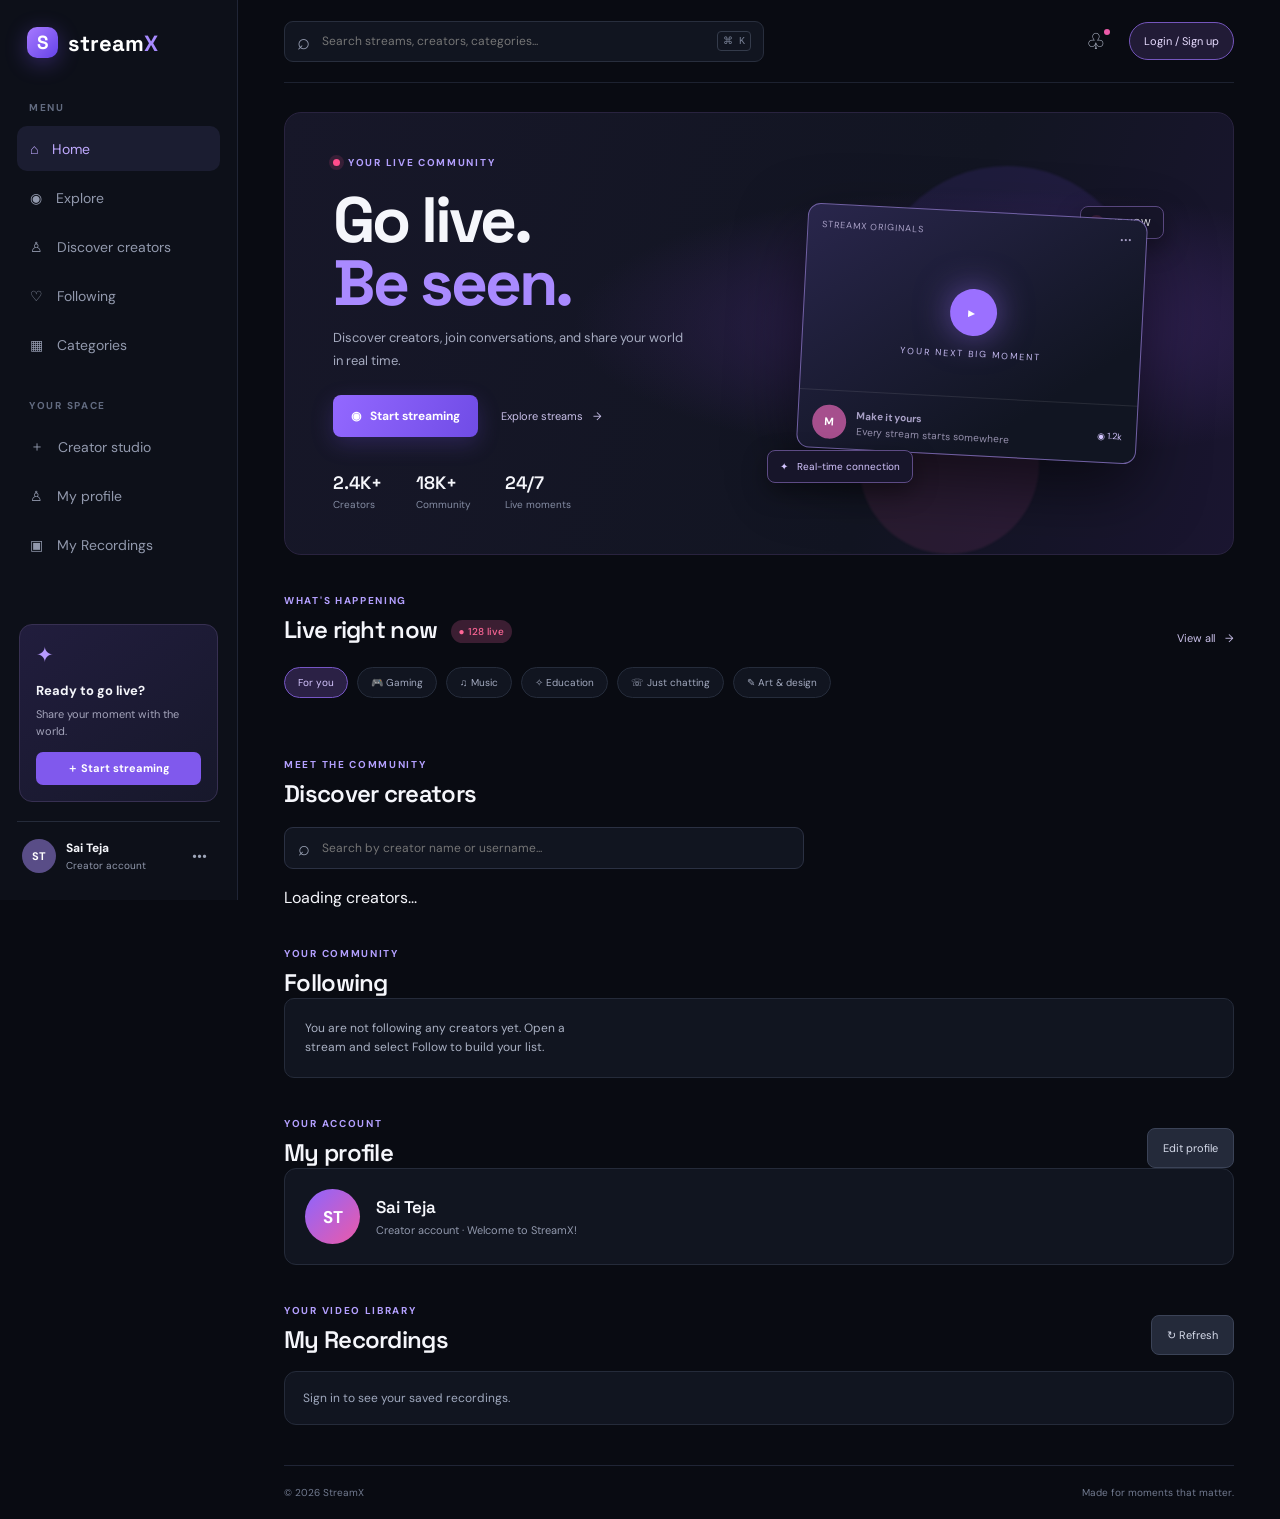
<file: index.html>
<!DOCTYPE html>
<html lang="en">
<head>
  <meta charset="UTF-8">
  <meta name="viewport" content="width=device-width, initial-scale=1.0">
  <meta name="theme-color" content="#090b12">
  <title>StreamX — Go live. Be seen.</title>
  <link rel="stylesheet" href="style.css">
</head>
<body>
  <aside class="sidebar">
    <a class="brand" href="#"><span class="brand-mark">S</span><span>stream<span class="accent">X</span></span></a>
    <div class="side-label">MENU</div>
    <a class="nav active" href="#home">⌂ <span>Home</span></a>
    <a class="nav" href="#explore">◉ <span>Explore</span></a>
    <a class="nav" href="#discoverCreators">♙ <span>Discover creators</span></a>
    <a class="nav" href="#following">♡ <span>Following</span></a>
    <a class="nav" href="#categories">▦ <span>Categories</span></a>
    <div class="side-label following-label">YOUR SPACE</div>
    <a class="nav" href="#studio">＋ <span>Creator studio</span></a>
    <a class="nav" href="#profile">♙ <span>My profile</span></a>
    <a class="nav" href="#recordings">▣ <span>My Recordings</span></a>
    <div class="sidebar-bottom">
      <div class="mini-card"><div class="mini-icon">✦</div><b>Ready to go live?</b><p>Share your moment with the world.</p><button class="small-live" id="sideGoLive">＋ Start streaming</button></div>
      <div class="user-mini">
        <div class="avatar">ST</div>
        <div class="user-mini-details"><b>Sai Teja</b><small>Creator account</small></div>
        <button class="dots" id="accountMenuBtn" type="button" aria-label="Open account menu" aria-haspopup="true" aria-expanded="false" aria-controls="accountMenu">•••</button>
      </div>
      <div class="account-menu" id="accountMenu" hidden>
        <button type="button" id="accountEditProfile">Edit profile</button>
        <button type="button" id="accountMyAccount">My account</button>
        <button type="button" id="accountLogout" class="account-menu-logout">Logout</button>
      </div>
    </div>
  </aside>

  <main class="main" id="home">
    <header class="topbar">
      <div class="mobile-brand"><span class="brand-mark">S</span> stream<span class="accent">X</span></div>
      <label class="search"><span>⌕</span><input id="searchInput" type="search" placeholder="Search streams, creators, categories..."><kbd>⌘ K</kbd></label>
      <div class="top-actions"><button class="icon-btn" title="Notifications">♧<i></i></button><div class="auth-header-actions"><button class="profile-pill" id="authOpenBtn" type="button">Login / Sign up</button><button class="logout-header-btn" id="authLogoutBtn" type="button" hidden>Logout</button></div></div>
    </header>

    <section class="hero">
      <div class="hero-copy">
        <div class="eyebrow"><span class="pulse"></span> YOUR LIVE COMMUNITY</div>
        <h1>Go live.<br><span>Be seen.</span></h1>
        <p>Discover creators, join conversations, and share your world in real time.</p>
        <div class="hero-actions"><button class="primary-btn" id="heroGoLive">◉ &nbsp; Start streaming</button><a class="text-link" href="#explore">Explore streams <span>→</span></a></div>
        <div class="hero-stats"><div><b>2.4K+</b><small>Creators</small></div><div><b>18K+</b><small>Community</small></div><div><b>24/7</b><small>Live moments</small></div></div>
      </div>
      <div class="hero-art">
        <div class="orb orb-one"></div><div class="orb orb-two"></div>
        <div class="floating-tag tag-live"><span class="pulse"></span> LIVE NOW</div>
        <div class="feature-screen"><div class="screen-top"><span>STREAMX ORIGINALS</span><span>•••</span></div><div class="screen-center"><div class="play">▶</div><span>YOUR NEXT BIG MOMENT</span></div><div class="screen-bottom"><div class="avatar avatar-pink">M</div><div><b>Make it yours</b><small>Every stream starts somewhere</small></div><span class="viewers">◉ 1.2k</span></div></div>
        <div class="floating-tag tag-chat">✦ &nbsp; Real-time connection</div>
      </div>
    </section>

    <section class="section" id="explore">
      <div class="section-heading"><div><div class="eyebrow">WHAT'S HAPPENING</div><h2>Live right now <span class="live-count">● 128 live</span></h2></div><a class="text-link" href="#explore">View all <span>→</span></a></div>
      <div class="filters" id="categories"><button class="filter active" data-filter="All">For you</button><button class="filter" data-filter="Gaming">🎮 Gaming</button><button class="filter" data-filter="Music">♫ Music</button><button class="filter" data-filter="Education">✧ Education</button><button class="filter" data-filter="Talk">☏ Just chatting</button><button class="filter" data-filter="Art">✎ Art & design</button></div>
      <div class="stream-grid" id="streamGrid"></div>
      <div class="empty-state" id="emptyState" hidden>There are no live streams yet. Sign in and start the first StreamX stream.</div>
    </section>
    <section class="section extra-section" id="discoverCreators">
      <div class="section-heading">
        <div><div class="eyebrow">MEET THE COMMUNITY</div><h2>Discover creators</h2></div>
      </div>
      <label class="creator-search" for="creatorSearchInput">
        <span>⌕</span>
        <input id="creatorSearchInput" type="search" placeholder="Search by creator name or username...">
      </label>
      <div class="creator-grid" id="creatorGrid">Loading creators...</div>
    </section>
    <section class="section extra-section" id="following"><div class="section-heading"><div><div class="eyebrow">YOUR COMMUNITY</div><h2>Following</h2></div></div><div id="followingList" class="following-list">You are not following any creators yet. Open a stream and select Follow to build your list.</div></section>
    <section class="section extra-section" id="profile"><div class="section-heading"><div><div class="eyebrow">YOUR ACCOUNT</div><h2>My profile</h2></div><button class="secondary-btn" id="editProfileBtn">Edit profile</button></div><div class="profile-panel"><div class="avatar profile-avatar" id="profileAvatar">ST</div><div><h3 id="profileName">Sai Teja</h3><p id="profileBio">Creator account · Welcome to StreamX!</p></div></div></section>
    <section class="section extra-section" id="recordings">
      <div class="section-heading">
        <div><div class="eyebrow">YOUR VIDEO LIBRARY</div><h2>My Recordings</h2></div>
        <button class="secondary-btn" id="refreshRecordingsBtn" type="button">↻ Refresh</button>
      </div>
      <div class="recordings-grid" id="recordingsList">Sign in to see your saved recordings.</div>
    </section>
    <footer>© 2026 StreamX <span>Made for moments that matter.</span></footer>
  </main>

  <div class="modal-backdrop" id="liveModal" aria-hidden="true">
    <div class="modal">
      <button class="close-modal" id="closeModal">×</button>
      <div class="eyebrow"><span class="pulse"></span> CREATOR STUDIO</div>
      <h2>Start your stream</h2>
      <p class="modal-sub">Enable your camera, then optionally share a screen or app window. The recording combines your screen with a webcam picture-in-picture.</p>
      <label class="field-label" for="streamTitle">Stream title</label><input class="field" id="streamTitle" value="Live with StreamX!" maxlength="70">
      <label class="field-label" for="streamCategory">Category</label><select class="field" id="streamCategory"><option>Just chatting</option><option>Gaming</option><option>Music</option><option>Education</option><option>Art & design</option></select>
      <div class="camera-box"><video id="cameraPreview" autoplay muted playsinline></video><div class="camera-placeholder" id="cameraPlaceholder"><span>◉</span><b>Camera preview</b><small>Your preview will appear here</small></div></div>
      <div class="modal-actions"><button class="secondary-btn" id="cameraBtn" type="button">Enable camera</button><button class="secondary-btn" id="screenBtn" type="button">Share screen</button><button class="primary-btn" id="startBtn" type="button">● Go live</button></div>
      <p class="notice" id="modalNotice">Enable camera and microphone first. Share your screen to record it with your webcam in a picture-in-picture corner. When you end the stream, the combined recording uploads privately. Choose a browser tab/window or screen carefully; only share audio when you want it recorded.</p>
    </div>
  </div>
  <div class="modal-backdrop" id="viewerModal" aria-hidden="true"><div class="modal viewer-modal"><button class="close-modal" id="closeViewer">×</button><div class="eyebrow"><span class="pulse"></span> LIVE STREAM</div><h2 id="viewerTitle">Stream title</h2><p class="modal-sub" id="viewerCreator">Creator · Category</p><div class="viewer-screen" id="viewerScreen"><span>▶</span><small>Demo stream preview</small></div><div class="viewer-actions"><button class="secondary-btn" id="followBtn">♡ Follow creator</button><button class="secondary-btn" id="likeBtn">♡ Like <span id="likeCount">0</span></button></div><div class="chat-box"><b>Live chat</b><div id="chatMessages" class="chat-messages"><p class="chat-system">Welcome! Be kind to everyone in chat.</p></div><form id="chatForm"><input id="chatInput" class="field" maxlength="180" placeholder="Send a message..." required><button class="primary-btn">Send</button></form></div></div></div>
  <div class="modal-backdrop" id="profileModal" aria-hidden="true"><div class="modal"><button class="close-modal" id="closeProfile">×</button><div class="eyebrow">ACCOUNT SETTINGS</div><h2>Edit your profile</h2><label class="field-label" for="nameInput">Display name</label><input class="field" id="nameInput" maxlength="32" value="Sai Teja"><label class="field-label" for="bioInput">Bio</label><input class="field" id="bioInput" maxlength="100" value="Creator account · Welcome to StreamX!"><div class="modal-actions"><button class="primary-btn" id="saveProfile">Save profile</button></div></div></div>

  <div class="modal-backdrop" id="authModal" aria-hidden="true">
    <div class="modal">
      <button class="close-modal" id="closeAuth">×</button>
      <div class="eyebrow">STREAMX ACCOUNT</div>
      <h2 id="authHeading">Welcome to StreamX</h2>
      <p class="modal-sub" id="authSubheading">Sign in to follow creators, chat, and go live.</p>
      <div id="authForm">
        <div id="signupFields" hidden>
          <label class="field-label" for="authUsername">Username</label>
          <input class="field" id="authUsername" maxlength="30" placeholder="Choose a username (3–30 characters)">
          <label class="field-label" for="authDisplayName">Display name</label>
          <input class="field" id="authDisplayName" maxlength="40" placeholder="Your display name">
        </div>
        <label class="field-label" for="authEmail">Email</label>
        <input class="field" id="authEmail" type="email" autocomplete="email" placeholder="you@example.com">
        <label class="field-label" for="authPassword">Password</label>
        <input class="field" id="authPassword" type="password" autocomplete="current-password" minlength="6" placeholder="At least 6 characters">
        <button class="primary-btn" id="authSubmit" style="width:100%;margin-top:16px">Sign in</button>
        <button class="text-link" id="authModeToggle" type="button" style="margin-top:14px;background:none;border:0">New here? Create an account</button>
      </div>
      <div id="signedInPanel" hidden>
        <p class="notice" id="signedInDetails"></p>
        <button class="secondary-btn" id="authSignOut" type="button" style="width:100%;margin-top:15px">Sign out</button>
      </div>
      <p class="notice" id="authMessage" role="status">Your account is stored securely in Supabase Auth.</p>
    </div>
  </div>
  <div class="toast" id="toast" role="status"></div>
  <script type="module" src="script.js"></script>
</body>
</html>
</file>
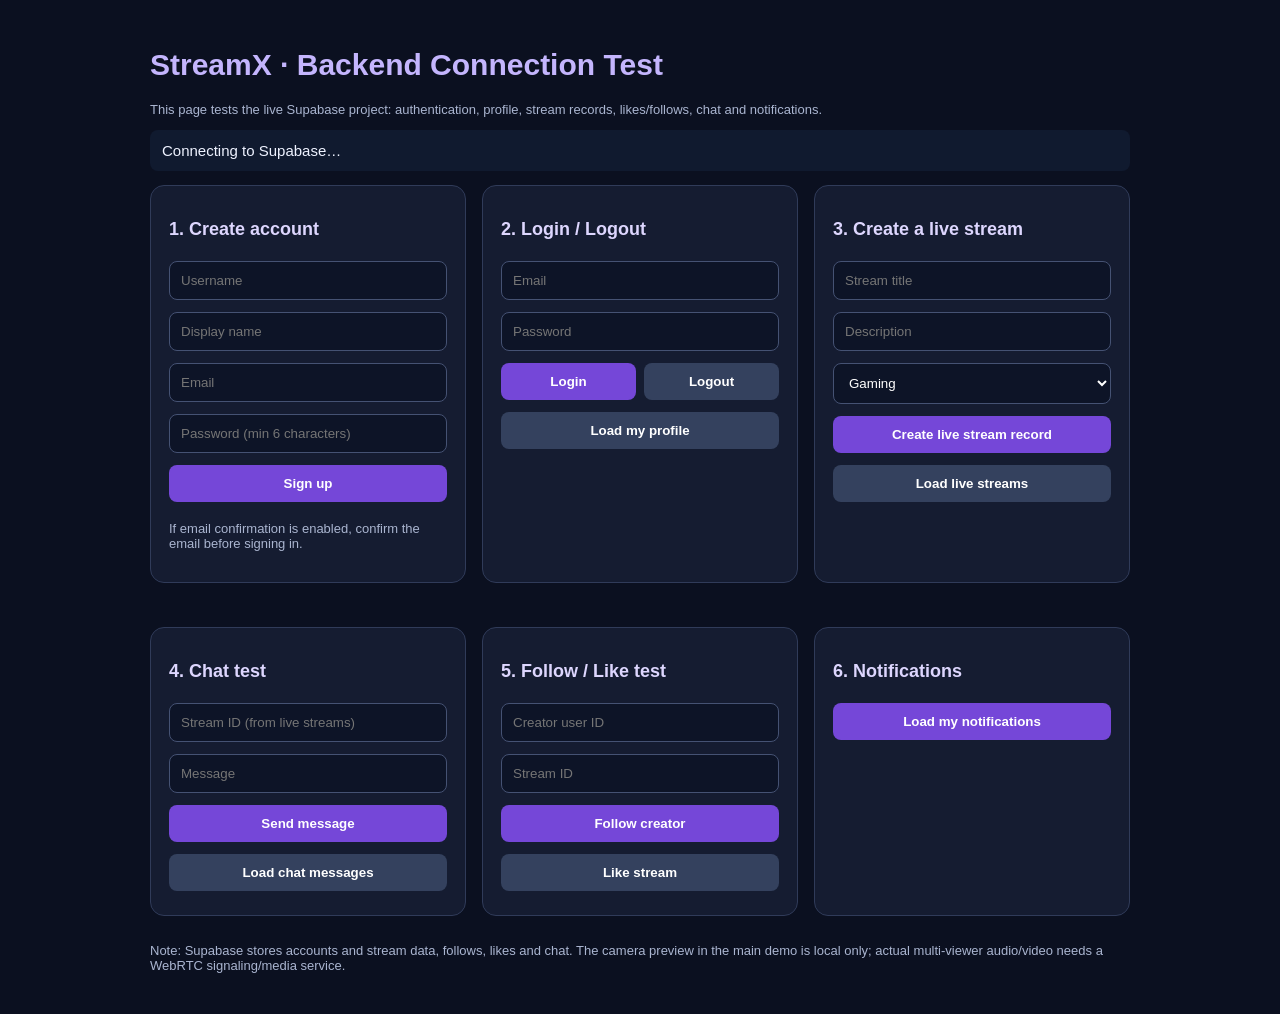
<file: backend-demo.html>
<!doctype html>
<html lang="en">
<head>
  <meta charset="utf-8">
  <meta name="viewport" content="width=device-width,initial-scale=1">
  <title>StreamX Backend Test</title>
  <style>
    *{box-sizing:border-box}body{margin:0;background:#0b1020;color:#eef2ff;font:15px Arial,sans-serif;padding:28px}.wrap{max-width:980px;margin:auto}h1{color:#c4b5fd}h2{font-size:18px;color:#ddd6fe}.grid{display:grid;grid-template-columns:repeat(auto-fit,minmax(280px,1fr));gap:16px}.card{background:#151c31;border:1px solid #303b59;border-radius:14px;padding:18px;margin:14px 0}input,select,textarea,button{width:100%;padding:11px;margin:6px 0;border-radius:8px;border:1px solid #455273;background:#0d1427;color:#fff}button{background:#7547d8;border:0;font-weight:bold;cursor:pointer}button.secondary{background:#34415e}.row{display:flex;gap:8px}.row>*{flex:1}.status{padding:12px;background:#101a2f;border-radius:8px;white-space:pre-wrap;overflow-wrap:anywhere}.muted{color:#aab5d0;font-size:13px}.item{border-top:1px solid #34415e;padding:10px 0}.good{color:#86efac}.bad{color:#fca5a5}a{color:#c4b5fd}
  </style>
</head>
<body>
  <div class="wrap">
    <h1>StreamX · Backend Connection Test</h1>
    <p class="muted">This page tests the live Supabase project: authentication, profile, stream records, likes/follows, chat and notifications.</p>
    <div class="status" id="status">Connecting to Supabase…</div>
    <div class="grid">
      <section class="card"><h2>1. Create account</h2><input id="suName" placeholder="Username"><input id="suDisplay" placeholder="Display name"><input id="suEmail" type="email" placeholder="Email"><input id="suPass" type="password" placeholder="Password (min 6 characters)"><button id="signup">Sign up</button><p class="muted">If email confirmation is enabled, confirm the email before signing in.</p></section>
      <section class="card"><h2>2. Login / Logout</h2><input id="inEmail" type="email" placeholder="Email"><input id="inPass" type="password" placeholder="Password"><div class="row"><button id="login">Login</button><button class="secondary" id="logout">Logout</button></div><button class="secondary" id="profile">Load my profile</button></section>
      <section class="card"><h2>3. Create a live stream</h2><input id="streamTitle" placeholder="Stream title"><input id="streamDesc" placeholder="Description"><select id="streamCategory"><option>Gaming</option><option>Music</option><option>Education</option><option>Just chatting</option><option>Art & design</option></select><button id="createStream">Create live stream record</button><button class="secondary" id="loadStreams">Load live streams</button><div id="streams"></div></section>
      <section class="card"><h2>4. Chat test</h2><input id="chatStreamId" placeholder="Stream ID (from live streams)"><input id="chatText" placeholder="Message"><button id="sendChat">Send message</button><button class="secondary" id="loadChat">Load chat messages</button><div id="chat"></div></section>
      <section class="card"><h2>5. Follow / Like test</h2><input id="creatorId" placeholder="Creator user ID"><input id="likeStreamId" placeholder="Stream ID"><button id="follow">Follow creator</button><button class="secondary" id="like">Like stream</button></section>
      <section class="card"><h2>6. Notifications</h2><button id="notifications">Load my notifications</button><div id="notices"></div></section>
    </div>
    <p class="muted">Note: Supabase stores accounts and stream data, follows, likes and chat. The camera preview in the main demo is local only; actual multi-viewer audio/video needs a WebRTC signaling/media service.</p>
  </div>
  <script type="module" src="./backend/backend-demo.js"></script>
</body>
</html>
</file>
<file: style.css>
@import url('https://fonts.googleapis.com/css2?family=DM+Sans:wght@400;500;600;700&family=Space+Grotesk:wght@400;500;600;700&display=swap');
:root{--bg:#090b12;--panel:#111520;--panel2:#171c2a;--line:#252b3a;--text:#f5f6fb;--muted:#9299ad;--purple:#8c65ff;--pink:#ec5aa8;--green:#53dfae}
*{box-sizing:border-box}html{scroll-behavior:smooth}body{margin:0;background:var(--bg);color:var(--text);font-family:'DM Sans',sans-serif}button,a,input,select{font:inherit}button{cursor:pointer}.accent{color:#a78aff}.sidebar{position:fixed;inset:0 auto 0 0;width:238px;background:#0d1019;border-right:1px solid #202536;padding:27px 17px;display:flex;flex-direction:column;z-index:5}.brand{display:flex;align-items:center;gap:10px;color:white;text-decoration:none;font:700 22px 'Space Grotesk';padding:0 10px 43px}.brand-mark{width:31px;height:31px;border-radius:10px;background:linear-gradient(135deg,#a77aff,#6543e9);display:grid;place-items:center;font:700 19px 'Space Grotesk';box-shadow:0 5px 22px #8057ff55}.side-label{font-size:10px;letter-spacing:1.7px;color:#626b80;font-weight:700;padding:0 12px 12px}.nav{height:45px;padding:0 13px;display:flex;align-items:center;gap:14px;color:#9299ad;text-decoration:none;border-radius:10px;font-size:14px;margin-bottom:4px}.nav:first-letter{font-size:18px}.nav.active,.nav:hover{background:#1b1d31;color:#c0aaff}.following-label{margin-top:28px}.sidebar-bottom{margin-top:auto}.mini-card{background:linear-gradient(145deg,#211d3d,#17182b);border:1px solid #373052;padding:16px;border-radius:13px;margin:0 2px 19px}.mini-icon{color:#b89bff;font-size:21px;margin-bottom:10px}.mini-card b{font-size:13px}.mini-card p{font-size:11px;color:#a4a4bb;line-height:1.5;margin:6px 0 13px}.small-live{width:100%;background:#8059ed;border:0;color:white;border-radius:7px;padding:9px;font-size:11px;font-weight:700}.user-mini{border-top:1px solid #252b3a;padding:17px 5px 0;display:flex;align-items:center;gap:10px}.avatar{width:34px;height:34px;border-radius:50%;background:#594d87;color:#fff;display:grid;place-items:center;font-size:11px;font-weight:700;flex:none}.user-mini b,.user-mini small{display:block;font-size:12px}.user-mini small{font-size:10px;color:var(--muted);margin-top:3px}.dots{margin-left:auto;color:#7b8294}.main{margin-left:238px;padding:0 46px;max-width:1600px}.topbar{height:83px;border-bottom:1px solid #1d2230;display:flex;align-items:center;justify-content:space-between;gap:20px}.search{width:min(480px,55%);height:41px;border:1px solid #282e3d;background:#111520;border-radius:9px;display:flex;align-items:center;padding:0 12px;gap:10px;color:#9299ad}.search>span{font-size:22px}.search input{flex:1;min-width:0;border:0;outline:0;background:none;color:white;font-size:12px}.search kbd{font-size:10px;border:1px solid #343b4b;border-radius:4px;padding:3px 5px;color:#788095}.top-actions{display:flex;align-items:center;gap:17px}.icon-btn{position:relative;border:0;background:none;color:#b6bdce;font-size:22px}.icon-btn i{position:absolute;width:6px;height:6px;background:#ec5aa8;border-radius:50%;right:2px;top:3px}.profile-pill{display:flex;align-items:center;gap:9px;border:1px solid #292f40;background:#111520;color:#e5e7ef;padding:5px 10px 5px 5px;border-radius:30px;font-size:11px}.profile-pill .avatar{width:28px;height:28px}.mobile-brand{display:none}.hero{min-height:400px;margin-top:29px;border:1px solid #29233f;border-radius:17px;background:radial-gradient(ellipse at 75% 48%,#38245f 0,transparent 42%),linear-gradient(110deg,#171729,#121522 65%,#1a1530);display:flex;overflow:hidden;position:relative;padding:43px 48px}.hero-copy{position:relative;z-index:2;width:52%}.eyebrow{font-size:10px;letter-spacing:1.7px;color:#b4a0ff;font-weight:700;display:flex;align-items:center;gap:8px}.pulse{width:7px;height:7px;border-radius:50%;background:#ff4d8c;box-shadow:0 0 0 4px #ff4d8c24;display:inline-block}.hero h1{font:700 clamp(43px,5vw,65px)/.98 'Space Grotesk';letter-spacing:-3px;margin:20px 0 13px}.hero h1 span{color:#a98aff}.hero-copy>p{font-size:13px;color:#a6abc0;max-width:360px;line-height:1.7}.hero-actions{display:flex;align-items:center;gap:23px;margin-top:23px}.primary-btn{border:0;background:linear-gradient(110deg,#9368ff,#704ce6);color:white;padding:13px 18px;border-radius:8px;font-size:12px;font-weight:700;box-shadow:0 7px 22px #8057ff35}.primary-btn:hover,.small-live:hover{filter:brightness(1.13)}.text-link{color:#c9c0e9;text-decoration:none;font-size:11px}.text-link span{margin-left:7px}.hero-stats{display:flex;gap:34px;margin-top:34px}.hero-stats b,.hero-stats small{display:block}.hero-stats b{font:600 18px 'Space Grotesk'}.hero-stats small{font-size:10px;color:#858da4;margin-top:4px}.hero-art{position:absolute;right:4%;top:0;width:47%;height:100%;display:grid;place-items:center}.orb{position:absolute;border-radius:50%;filter:blur(1px)}.orb-one{width:270px;height:270px;background:#8057ff1e;right:12%;top:12%}.orb-two{width:180px;height:180px;background:#ec5aa81a;right:35%;bottom:0}.feature-screen{position:relative;width:min(340px,85%);height:245px;border:1px solid #7161a4;border-radius:13px;background:linear-gradient(145deg,#29264c,#111522 75%);box-shadow:0 25px 65px #0008;transform:rotate(3deg);overflow:hidden}.screen-top,.screen-bottom{display:flex;align-items:center;justify-content:space-between;padding:14px;color:#a9a1c7;font-size:9px;letter-spacing:1px}.screen-center{height:145px;display:flex;flex-direction:column;align-items:center;justify-content:center;gap:12px;color:#c4b9ef;font-size:9px;letter-spacing:2px}.play{width:47px;height:47px;border-radius:50%;display:grid;place-items:center;background:#9b70ff;color:white;box-shadow:0 0 35px #9b70ff88}.screen-bottom{border-top:1px solid #ffffff18;justify-content:flex-start;gap:10px;letter-spacing:0}.screen-bottom b,.screen-bottom small{display:block;font-size:10px}.screen-bottom small{color:#9691ae;margin-top:3px}.avatar-pink{background:#a64f8d}.viewers{margin-left:auto;color:#d4c6ff}.floating-tag{position:absolute;padding:9px 12px;border:1px solid #5d4b85;background:#17152a;border-radius:8px;font-size:10px;box-shadow:0 9px 25px #0006}.tag-live{top:21%;right:7%}.tag-chat{bottom:16%;left:4%;color:#d4c5ff}.section{padding-top:39px}.section-heading{display:flex;justify-content:space-between;align-items:end}.section-heading h2{font:600 24px 'Space Grotesk';margin:7px 0 0;letter-spacing:-.7px}.live-count{font:500 10px 'DM Sans';color:#ff6797;background:#3b1e32;padding:5px 8px;border-radius:20px;vertical-align:middle;margin-left:8px;letter-spacing:0}.filters{display:flex;gap:9px;margin:22px 0 17px;overflow:auto;padding-bottom:4px}.filter{white-space:nowrap;background:#111520;border:1px solid #252c3b;color:#a4abc0;padding:8px 13px;border-radius:20px;font-size:10px}.filter.active,.filter:hover{background:#2b2145;border-color:#7656c5;color:#d6c6ff}.stream-grid{display:grid;grid-template-columns:repeat(4,minmax(0,1fr));gap:17px}.stream-card{min-width:0}.thumbnail{height:145px;border-radius:10px;position:relative;display:grid;place-items:center;overflow:hidden;border:1px solid #34304c}.thumb-game{background:radial-gradient(circle at 50% 40%,#7950a6,#27204b 50%,#101526)}.thumb-music{background:radial-gradient(circle at 50% 50%,#b64e8e,#4b245e 48%,#1b1731)}.thumb-code{background:linear-gradient(135deg,#123b45,#182d46 55%,#34285c)}.thumb-talk{background:radial-gradient(circle at 50% 45%,#9b6844,#493044 55%,#171b2b)}.thumb-symbol{font:600 48px 'Space Grotesk';color:#ffffffb8;text-shadow:0 4px 25px #fff6}.live-badge,.viewer-badge{position:absolute;top:10px;left:10px;background:#ed477c;color:white;border-radius:4px;padding:4px 7px;font-size:8px;font-weight:700}.viewer-badge{left:auto;right:10px;background:#10131bc9;color:#fff}.stream-info{display:flex;align-items:center;gap:9px;padding:11px 1px}.stream-info .avatar{width:31px;height:31px}.av-blue{background:#426ca1}.av-pink{background:#a34d82}.av-green{background:#337b68}.av-orange{background:#9c6740}.stream-text{min-width:0;flex:1}.stream-text b,.stream-text span{display:block;white-space:nowrap;overflow:hidden;text-overflow:ellipsis}.stream-text b{font-size:11px}.stream-text span{font-size:9px;color:#858da2;margin-top:5px}.more{border:0;background:none;color:#788095}.empty-state{padding:30px;text-align:center;color:#9ba2b4;font-size:13px}footer{border-top:1px solid #202536;margin-top:40px;padding:20px 0;color:#727b90;font-size:10px}footer span{float:right}.modal-backdrop{position:fixed;inset:0;background:#05060bd9;backdrop-filter:blur(8px);z-index:20;display:none;align-items:center;justify-content:center;padding:20px}.modal-backdrop.open{display:flex}.modal{width:min(510px,100%);max-height:92vh;overflow:auto;background:#131827;border:1px solid #353149;border-radius:16px;padding:27px;position:relative;box-shadow:0 25px 90px #000b}.close-modal{position:absolute;right:18px;top:14px;border:0;background:none;color:#aab0c1;font-size:27px}.modal h2{font:600 27px 'Space Grotesk';margin:12px 0 5px}.modal-sub{font-size:12px;color:#969eb1;line-height:1.5;margin:0 0 20px}.field-label{display:block;font-size:11px;color:#b7bed0;margin:13px 0 7px}.field{width:100%;padding:11px 12px;background:#0c111c;border:1px solid #30384a;border-radius:7px;color:#eef0f8;outline:none;font-size:12px}.field:focus{border-color:#906bff}.camera-box{height:180px;background:#080b12;border:1px solid #30384a;border-radius:9px;margin-top:17px;position:relative;overflow:hidden;display:grid;place-items:center}.camera-box video{width:100%;height:100%;object-fit:cover;display:none}.camera-placeholder{display:flex;align-items:center;flex-direction:column;gap:7px;color:#a4aabd}.camera-placeholder span{font-size:25px;color:#a98aff}.camera-placeholder b{font-size:12px}.camera-placeholder small{font-size:10px;color:#727c91}.modal-actions{display:flex;gap:10px;margin-top:15px}.secondary-btn{background:#242a3a;border:1px solid #3b4357;color:#d6dbea;padding:12px 15px;border-radius:8px;font-size:11px}.modal-actions .primary-btn{flex:1}.notice{font-size:10px;color:#858da2;line-height:1.5;margin:13px 0 0}.toast{position:fixed;bottom:25px;left:50%;transform:translate(-50%,20px);background:#20283a;border:1px solid #46516b;color:white;padding:12px 17px;border-radius:8px;font-size:12px;opacity:0;pointer-events:none;transition:.25s;z-index:40}.toast.show{opacity:1;transform:translate(-50%,0)}
@media(max-width:1100px){.main{padding:0 28px}.stream-grid{grid-template-columns:repeat(2,minmax(0,1fr))}.hero-art{right:0;width:45%}.hero{padding-left:34px}}
@media(max-width:720px){.sidebar{display:none}.main{margin:0;padding:0 17px}.topbar{height:65px}.mobile-brand{display:flex;align-items:center;gap:7px;font:700 18px 'Space Grotesk';white-space:nowrap}.mobile-brand .brand-mark{width:27px;height:27px;font-size:16px}.search{width:auto;flex:1}.search kbd,.profile-pill span:not(.avatar){display:none}.top-actions{gap:7px}.profile-pill{padding:4px}.hero{margin-top:17px;padding:28px 23px;min-height:500px}.hero-copy{width:100%}.hero h1{font-size:54px}.hero-art{width:100%;height:220px;top:auto;bottom:-8px;right:0;opacity:.78}.feature-screen{height:170px;width:260px}.screen-center{height:80px}.screen-bottom{padding:8px}.tag-live{top:5%;right:9%}.tag-chat{bottom:8%;left:5%}.hero-stats{gap:22px;margin-top:23px}.section{padding-top:29px}.section-heading h2{font-size:21px}.stream-grid{gap:13px}.thumbnail{height:120px}.stream-info{gap:7px}.stream-text b{font-size:10px}.stream-text span{font-size:8px}.stream-info .avatar{width:27px;height:27px}.filters{margin-top:17px}.modal{padding:22px}.modal-actions{flex-direction:column}footer span{float:none;display:block;margin-top:6px}}
@media(max-width:390px){.stream-grid{grid-template-columns:1fr}.thumbnail{height:165px}.search input{font-size:10px}.hero-stats{gap:15px}}

/* Functional demo additions */
.extra-section{scroll-margin-top:25px}.following-list{padding:20px;background:#111520;border:1px solid #252b3a;border-radius:10px;color:#aab1c3;font-size:12px;line-height:1.6}.profile-panel{display:flex;align-items:center;gap:16px;padding:20px;background:#111520;border:1px solid #252b3a;border-radius:12px}.profile-avatar{width:55px;height:55px;font-size:17px;background:linear-gradient(135deg,#8c65ff,#ec5aa8)}.profile-panel h3{margin:0 0 5px;font:600 17px 'Space Grotesk'}.profile-panel p{margin:0;color:#9299ad;font-size:11px}.stream-card{cursor:pointer}.stream-card:hover .thumbnail{border-color:#9a79ff;transform:translateY(-2px)}.thumbnail{transition:.2s}.viewer-modal{width:min(650px,100%)}.viewer-screen{height:240px;border-radius:10px;background:radial-gradient(circle at center,#3b2864,#080b12 70%);display:flex;flex-direction:column;align-items:center;justify-content:center;gap:10px;color:#c7b4ff}.viewer-screen span{font-size:38px}.viewer-screen small{font-size:11px;color:#a6abc0}.viewer-actions{display:flex;gap:9px;margin:12px 0}.chat-box{background:#0d121e;border:1px solid #293247;border-radius:10px;padding:13px}.chat-box>b{font-size:12px}.chat-messages{height:100px;overflow:auto;padding:8px 0;color:#c5cbda;font-size:11px}.chat-messages p{margin:5px 0}.chat-system{color:#8e96aa}.chat-messages .chat-user{color:#b99dff}.chat-box form{display:flex;gap:8px}.chat-box form .field{flex:1;min-width:0}.chat-box form .primary-btn{padding:8px 13px}.more{padding:5px}.stream-info{cursor:default}
.follow-chip{display:inline-block;background:#292142;border:1px solid #604b8d;border-radius:18px;padding:7px 12px;margin:3px;color:#d8caff}

/* Explicit header authentication controls */
.auth-header-actions{display:flex;align-items:center;gap:9px;flex:none}
.auth-header-actions .profile-pill{min-height:38px;padding:8px 14px;border-color:#7556bc;background:#211b36;color:#e8dcff;white-space:nowrap}
.logout-header-btn{min-height:38px;padding:8px 14px;border:1px solid #60415a;border-radius:30px;background:#291a29;color:#ffd6e8;font-size:11px;font-weight:700;white-space:nowrap}
.logout-header-btn:hover{background:#48213b}
.logout-header-btn:disabled{opacity:.6;cursor:wait}
[hidden]{display:none!important}
@media(max-width:720px){.auth-header-actions{gap:5px}.auth-header-actions .profile-pill,.logout-header-btn{min-height:34px;padding:7px 9px;font-size:10px}.top-actions{gap:7px}}


/* Working sidebar account menu */
.sidebar-bottom{position:relative}
.user-mini{position:relative}
.user-mini-details{min-width:0}
.user-mini-details b,.user-mini-details small{white-space:nowrap;overflow:hidden;text-overflow:ellipsis;max-width:145px}
.dots{margin-left:auto;color:#9da5b8;border:0;background:transparent;border-radius:7px;padding:7px 8px;font-size:14px;line-height:1}
.dots:hover,.dots[aria-expanded="true"]{background:#29213f;color:#d8c7ff}
.account-menu{position:absolute;right:5px;bottom:60px;z-index:30;width:180px;padding:6px;background:#171c2a;border:1px solid #39334f;border-radius:10px;box-shadow:0 14px 35px #0009}
.account-menu:not([hidden]){display:grid;gap:3px}
.account-menu button{width:100%;text-align:left;border:0;background:transparent;color:#dce1ef;padding:10px 11px;border-radius:7px;font-size:12px}
.account-menu button:hover{background:#29213f;color:#e4d8ff}
.account-menu .account-menu-logout{color:#ffb7c9}
.account-menu .account-menu-logout:hover{background:#3a1e2b;color:#ffd5df}


/* Private saved video library */
.recordings-grid{display:grid;grid-template-columns:repeat(auto-fill,minmax(250px,1fr));gap:16px;margin-top:16px;padding:18px;background:#111520;border:1px solid #252b3a;border-radius:12px;color:#9fa8bd;font-size:12px}
.recording-card{min-width:0;padding:10px;background:#0d121e;border:1px solid #2a3143;border-radius:10px}
.recording-card video{width:100%;aspect-ratio:16/9;object-fit:contain;background:#05070c;border-radius:7px}
.recording-card-info{display:grid;gap:5px;padding:10px 2px}
.recording-card-info b{font-size:12px;color:#edf0fa;overflow-wrap:anywhere}
.recording-card-info span,.recording-card-info small{font-size:10px;color:#929bb0}
.recording-download{display:inline-flex;margin:2px 0 3px;padding:8px 10px;border:1px solid #604a91;border-radius:7px;color:#d9caff;text-decoration:none;font-size:10px;width:max-content}
.recording-download:hover{background:#2a2143}


/* Screen + webcam recording controls */
.screen-sharing-active{border-color:#58c79c;background:#18372f;color:#c5ffdf}
#screenBtn:disabled{opacity:.65;cursor:not-allowed}
.camera-box video{background:#070910}
@media(max-width:720px){
  .modal-actions{gap:8px}
  .modal-actions .secondary-btn,.modal-actions .primary-btn{width:100%}
}


/* Discover creators and manage follows */
.creator-search{display:flex;align-items:center;gap:10px;width:min(520px,100%);margin:18px 0;padding:0 13px;height:42px;border:1px solid #2b3143;background:#111520;border-radius:9px;color:#9da5b8}
.creator-search span{font-size:20px}
.creator-search input{width:100%;border:0;outline:0;background:transparent;color:#f5f6fb;font-size:12px}
.creator-grid{display:grid;grid-template-columns:repeat(auto-fill,minmax(250px,1fr));gap:12px;margin-top:14px}
.person-card{display:flex;align-items:center;gap:11px;min-width:0;padding:13px;background:#111520;border:1px solid #282f40;border-radius:11px}
.person-avatar{width:42px;height:42px;overflow:hidden;background:linear-gradient(135deg,#7657bd,#a44e82)}
.person-avatar img{width:100%;height:100%;object-fit:cover}
.person-details{min-width:0;flex:1}
.person-details b,.person-details span,.person-details small{display:block;overflow:hidden;text-overflow:ellipsis;white-space:nowrap}
.person-details b{font-size:12px;color:#f3f4fb}
.person-details span{font-size:10px;color:#a98aff;margin-top:3px}
.person-details small{font-size:9px;color:#858da2;margin-top:4px}
.person-follow-btn,.card-follow-btn{flex:none;border:1px solid #7858c0;background:#7957da;color:white;border-radius:7px;padding:8px 10px;font-size:10px;font-weight:700;white-space:nowrap}
.person-follow-btn.is-following,.card-follow-btn:disabled{background:#222b3d;border-color:#3b465d;color:#c6cde0}
.person-follow-btn:disabled,.card-follow-btn:disabled{opacity:.6;cursor:wait}
.following-person-card{margin-bottom:9px}
.following-list{display:grid;grid-template-columns:repeat(auto-fill,minmax(250px,1fr));gap:10px}
.card-follow-btn{padding:6px 8px;background:#2a2145;border-color:#5c458e;color:#ddceff}
.card-follow-btn:hover,.person-follow-btn:hover{filter:brightness(1.15)}
</file>
